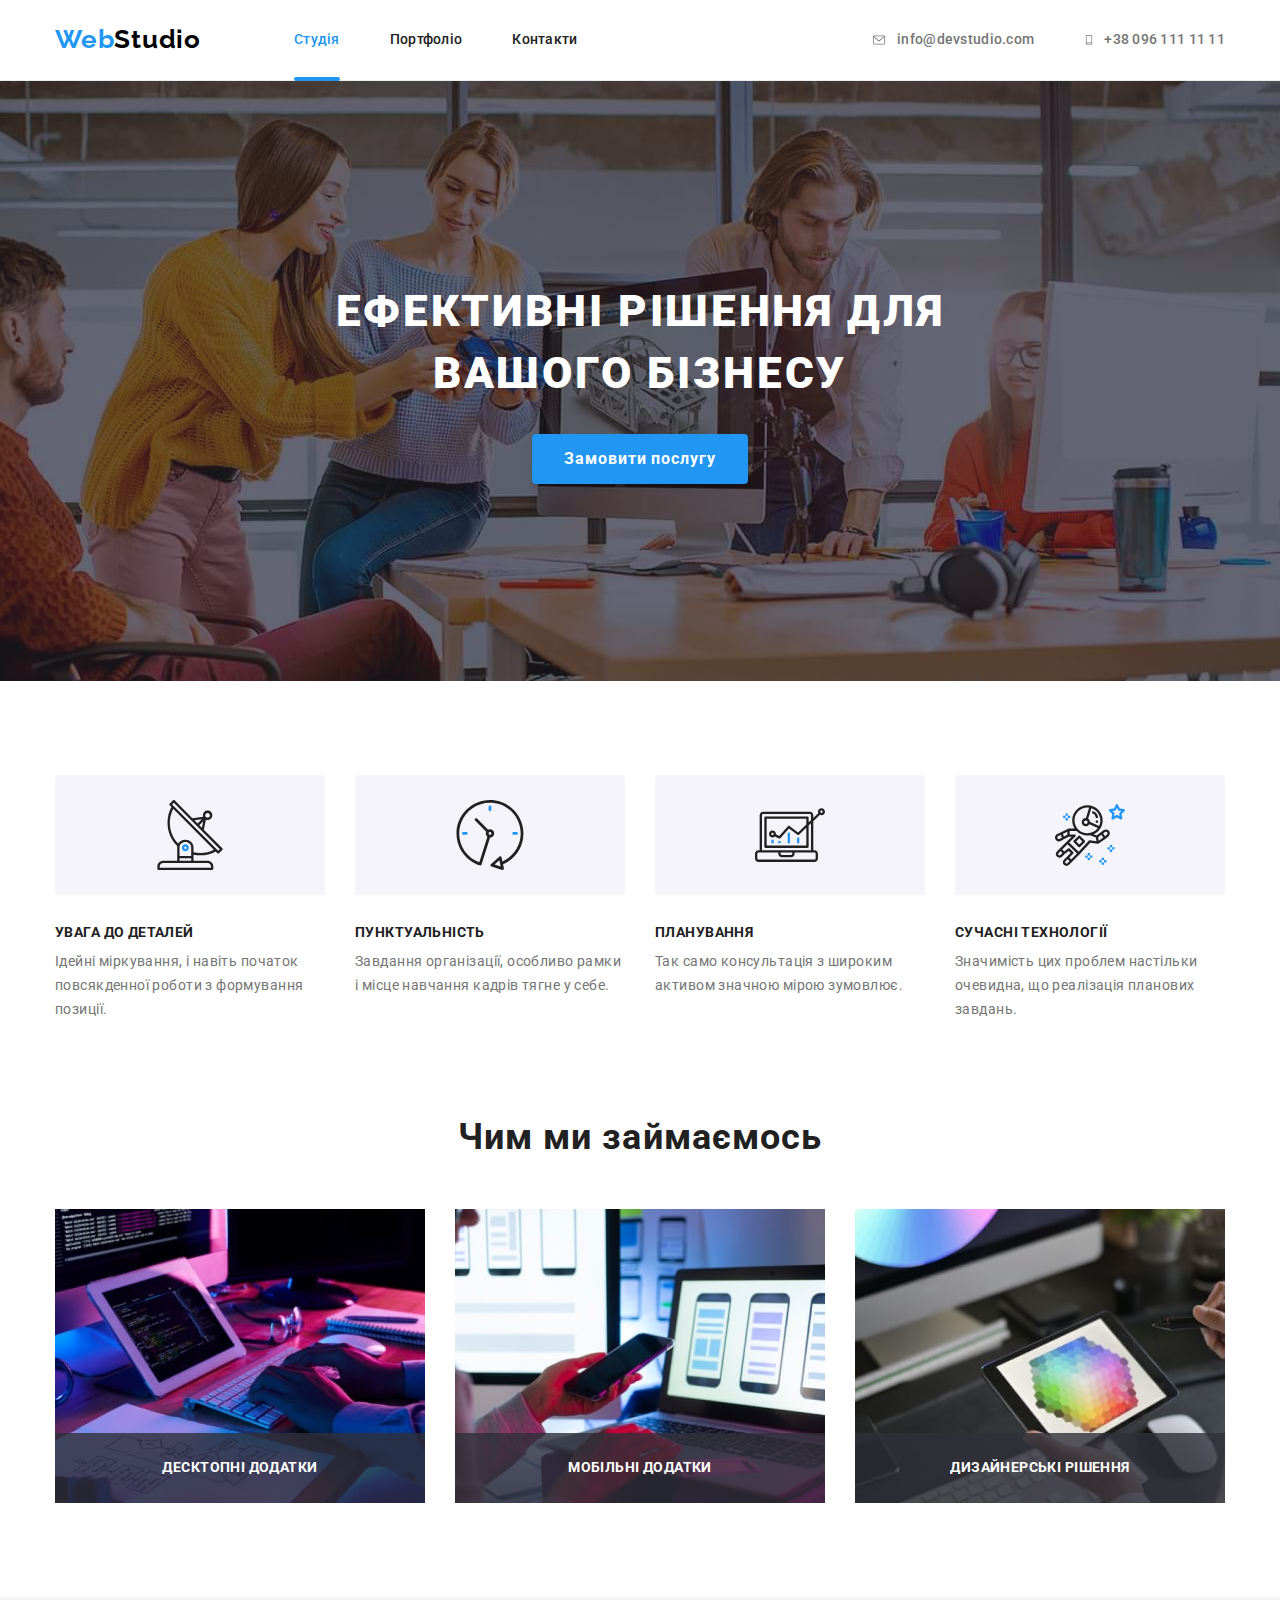
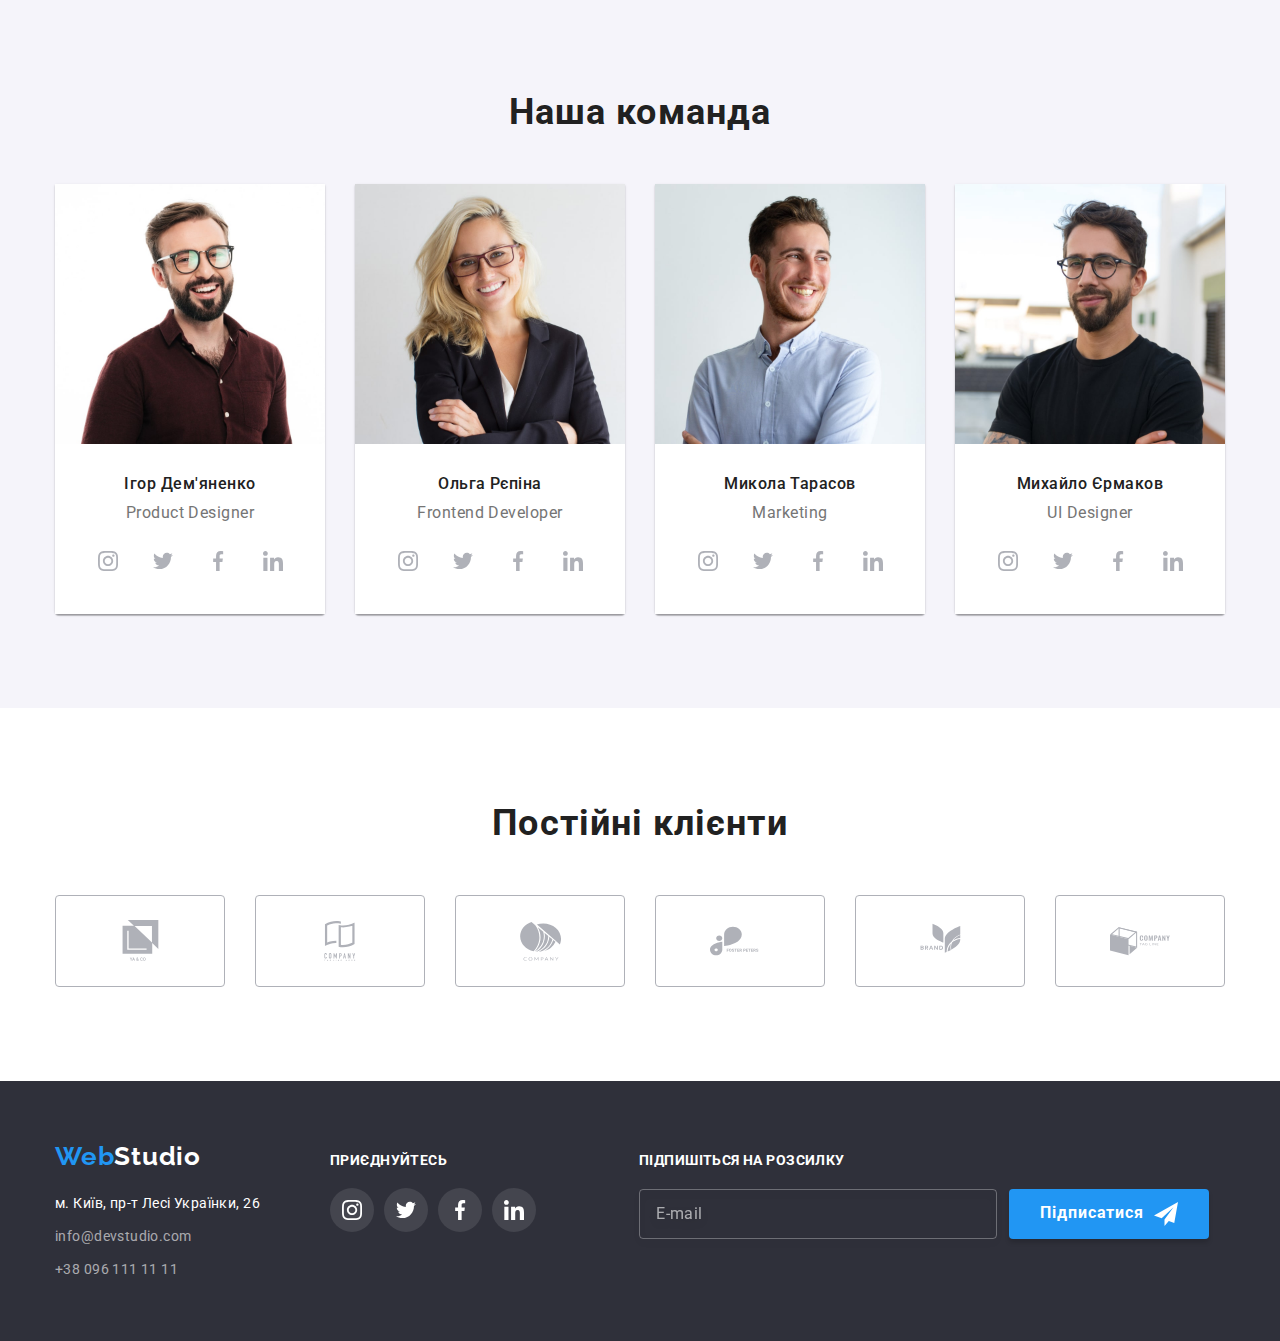
<file: index.html>
<!DOCTYPE html>
<html lang="uk">
  <head>
    <meta charset="UTF-8" />
    <meta http-equiv="X-UA-Compatible" content="IE=edge" />
    <meta name="viewport" content="width=device-width, initial-scale=1.0" />
    <link rel="preconnect" href="https://fonts.googleapis.com" />
    <link rel="preconnect" href="https://fonts.gstatic.com" crossorigin />
    <link
      href="https://fonts.googleapis.com/css2?family=Raleway:wght@700&family=Roboto:wght@400;500;700;900&display=swap"
      rel="stylesheet"
    />
    <title>ВебСтудія</title>
    <link
      rel="stylesheet"
      href="https://cdnjs.cloudflare.com/ajax/libs/modern-normalize/1.1.0/modern-normalize.min.css"
    />
    <link rel="stylesheet" href="./style/style.css" />
  </head>
  <body class="body">
    <!--Шапка сайта-->
    <header class="header">
      <div class="container">
        <nav class="nav">
          <a href="" class="header-logo logo"
            ><span class="logo-first">Web</span>Studio</a
          >
          <ul class="site-nav list">
            <li class="item">
              <a href="./index.html" class="studio-link current link">Студія</a>
            </li>
            <li class="item">
              <a href="./portfolio.html" class="portfolio-link link"
                >Портфоліо</a
              >
            </li>
            <li class="item">
              <a href="" class="contacts-link link">Контакти</a>
            </li>
          </ul>
        </nav>
        <ul class="auth list">
          <li class="item">
            <a href="mailto:info@devstudio.com" class="mailto-link link"
              ><svg viewBox="0 0 100 100" width="16" height="12" class="icon1">
                <use xlink:href="./images/icons.svg#icon-envelope"></use></svg>info@devstudio.com
            </a>
          </li>
          <li class="item">
            <a href="tel:+380961111111" class="contact-link link"
              ><svg viewBox="0 0 100 100" width="10" height="16" class="icon2">
                <use xlink:href="./images/icons.svg#icon-smartphone"></use></svg>+38 096 111 11 11
            </a>
          </li>
        </ul>
      </div>
    </header>
    <main class="main">
      <!--Герой-->
      <section class="hero">
        <div class="container">
          <h1 class="hero-title">Ефективні рішення для вашого бізнесу</h1>
          <button type="button" class="hero-btn btn" data-modal-open>
            Замовити послугу
          </button>
        </div>
      </section>
      <!--Особливості-->
      <section class="section">
        <div class="container">
          <h2 class="section-title">Особливості нашої роботи</h2>
          <ul class="section-list list">
            <li class="section-item">
              <div class="benefits-icon">
                <svg class="" width="70" height="70">
                  <use xlink:href="./images/icons.svg#icon-antenna"></use>
                </svg>
              </div>
              <h3 class="section-item-title">Увага до деталей</h3>
              <p class="section-item-text">
                Ідейні міркування, і навіть початок повсякденної роботи з
                формування позиції.
              </p>
            </li>
            <li class="section-item icon">
              <div class="benefits-icon">
                <svg class="" width="70" height="70">
                  <use xlink:href="./images/icons.svg#icon-clock"></use>
                </svg>
              </div>
              <h3 class="section-item-title">Пунктуальність</h3>
              <p class="section-item-text">
                Завдання організації, особливо рамки і місце навчання кадрів
                тягне у себе.
              </p>
            </li>
            <li class="section-item icon">
              <div class="benefits-icon">
                <svg class="" width="70" height="70">
                  <use xlink:href="./images/icons.svg#icon-diagram"></use>
                </svg>
              </div>
              <h3 class="section-item-title">Планування</h3>
              <p class="section-item-text">
                Так само консультація з широким активом значною мірою зумовлює.
              </p>
            </li>
            <li class="section-item icon">
              <div class="benefits-icon">
                <svg class="" width="70" height="70">
                  <use xlink:href="./images/icons.svg#icon-astronaut"></use>
                </svg>
              </div>
              <h3 class="section-item-title">Сучасні технології</h3>
              <p class="section-item-text">
                Значимість цих проблем настільки очевидна, що реалізація
                планових завдань.
              </p>
            </li>
          </ul>
        </div>
      </section>
      <!--Наша робота-->
      <section class="work">
        <div class="container">
          <h2 class="work-title">Чим ми займаємось</h2>
          <ul class="work-list list">
            <li class="work-item">
              <div class="work-wrap-details">
                <img src="./images/box1.jpg " width="370" alt="box 1" />
                <p class="work-details">Десктопні додатки</p>
              </div>
            </li>
            <li class="work-item">
              <div class="work-wrap-details">
                <img src="./images/box2.jpg " width="370" alt="box 2" />
                <p class="work-details">Мобільні додатки</p>
              </div>
            </li>
            <li class="work-item">
              <div class="work-wrap-details">
                <img src="./images/box3.jpg " width="370" alt="box 3" />
                <p class="work-details">Дизайнерські рішення</p>
              </div>
            </li>
          </ul>
        </div>
      </section>
      <!--Наша команда-->
      <section class="team">
        <div class="container">
          <h2 class="team-title">Наша команда</h2>
          <ul class="team-list list">
            <li class="team-item">
              <img src="./images/img1.jpg" width="270" alt="Ігор Дем'яненко" />
              <div class="name">
                <h3 class="team-item-title">Ігор Дем'яненко</h3>
                <p class="team-item-text">Product Designer</p>
                <ul class="team-item-social list">
                  <li class="social-item">
                    <a href="" class="team-link"
                      ><svg
                        class="team-icon"
                        viewBox="0 0 100 100"
                        width="20"
                        height="20">
                        <use xlink:href="./images/icons.svg#icon-instagram"></use>
                      </svg>
                    </a>
                  </li>
                  <li class="social-item">
                    <a href="" class="team-link">
                      <svg
                        class="team-icon"
                        viewBox="0 0 100 100"
                        width="20"
                        height="20">
                        <use xlink:href="./images/icons.svg#icon-twitter"></use>
                      </svg>
                    </a>
                  </li>
                  <li class="social-item">
                    <a href="" class="team-link">
                      <svg
                        class="team-icon"
                        viewBox="0 0 100 100"
                        width="20"
                        height="20">
                        <use xlink:href="./images/icons.svg#icon-facebook"></use>
                      </svg>
                    </a>
                  </li>
                  <li class="social-item">
                    <a href="" class="team-link">
                      <svg
                        class="team-icon"
                        viewBox="0 0 100 100"
                        width="20"
                        height="20">
                        <use xlink:href="./images/icons.svg#icon-linkedin"></use>
                      </svg>
                    </a>
                  </li>
                </ul>
              </div>
            </li>
            <li class="team-item">
              <img
                src="./images/img2.jpg "
                width="270"
                alt="Ольга Рєпіна фото"
              />
              <div class="name">
                <h3 class="team-item-title">Ольга Рєпіна</h3>
                <p class="team-item-text">Frontend Developer</p>
                <ul class="team-item-social list">
                  <li class="social-item">
                    <a href="" class="team-link">
                      <svg
                        class="team-icon"
                        viewBox="0 0 100 100"
                        width="20"
                        height="20">
                        <use xlink:href="./images/icons.svg#icon-instagram"></use>
                      </svg>
                    </a>
                  </li>
                  <li class="social-item">
                    <a href="" class="team-link">
                      <svg
                        class="team-icon"
                        viewBox="0 0 100 100"
                        width="20"
                        height="20">
                        <use xlink:href="./images/icons.svg#icon-twitter"></use>
                      </svg>
                    </a>
                  </li>
                  <li class="social-item">
                    <a href="" class="team-link">
                      <svg
                        class="team-icon"
                        viewBox="0 0 100 100"
                        width="20"
                        height="20">
                        <use xlink:href="./images/icons.svg#icon-facebook"></use>
                      </svg>
                    </a>
                  </li>
                  <li class="social-item">
                    <a href="" class="team-link">
                      <svg
                        class="team-icon"
                        viewBox="0 0 100 100"
                        width="20"
                        height="20">
                        <use xlink:href="./images/icons.svg#icon-linkedin"></use>
                      </svg>
                    </a>
                  </li>
                </ul>
              </div>
            </li>
            <li class="team-item">
              <img
                src="./images/img3.jpg "
                width="270"
                alt="Микола Тарасов фото"/>
              <div class="name">
                <h3 class="team-item-title">Микола Тарасов</h3>
                <p class="team-item-text">Marketing</p>
                <ul class="team-item-social list">
                  <li class="social-item">
                    <a href="" class="team-link">
                      <svg
                        class="team-icon"
                        viewBox="0 0 100 100"
                        width="20"
                        height="20">
                        <use xlink:href="./images/icons.svg#icon-instagram"></use>
                      </svg>
                    </a>
                  </li>
                  <li class="social-item">
                    <a href="" class="team-link">
                      <svg
                        class="team-icon"
                        viewBox="0 0 100 100"
                        width="20"
                        height="20">
                        <use xlink:href="./images/icons.svg#icon-twitter"></use>
                      </svg>
                    </a>
                  </li>
                  <li class="social-item">
                    <a href="" class="team-link">
                      <svg
                        class="team-icon"
                        viewBox="0 0 100 100"
                        width="20"
                        height="20">
                        <use xlink:href="./images/icons.svg#icon-facebook"></use>
                      </svg>
                    </a>
                  </li>
                  <li class="social-item">
                    <a href="" class="team-link">
                      <svg
                        class="team-icon"
                        viewBox="0 0 100 100"
                        width="20"
                        height="20">
                        <use xlink:href="./images/icons.svg#icon-linkedin"></use>
                      </svg>
                    </a>
                  </li>
                </ul>
              </div>
            </li>
            <li class="team-item">
              <img
                src="./images/img4.jpg "
                width="270"
                alt="Михайло Єрмаков фото"/>
              <div class="name">
                <h3 class="team-item-title">Михайло Єрмаков</h3>
                <p class="team-item-text">UI Designer</p>
                <ul class="team-item-social list">
                  <li class="social-item">
                    <a href="" class="team-link">
                      <svg
                        class="team-icon"
                        viewBox="0 0 100 100"
                        width="20"
                        height="20">
                        <use xlink:href="./images/icons.svg#icon-instagram"></use>
                      </svg>
                    </a>
                  </li>
                  <li class="social-item">
                    <a href="" class="team-link">
                      <svg
                        class="team-icon"
                        viewBox="0 0 100 100"
                        width="20"
                        height="20">
                        <use xlink:href="./images/icons.svg#icon-twitter"></use>
                      </svg>
                    </a>
                  </li>
                  <li class="social-item">
                    <a href="" class="team-link">
                      <svg
                        class="team-icon"
                        viewBox="0 0 100 100"
                        width="20"
                        height="20">
                        <use xlink:href="./images/icons.svg#icon-facebook"></use>
                      </svg>
                    </a>
                  </li>
                  <li class="social-item">
                    <a href="" class="team-link">
                      <svg
                        class="team-icon"
                        viewBox="0 0 100 100"
                        width="20"
                        height="20">
                        <use xlink:href="./images/icons.svg#icon-linkedin"></use>
                      </svg>
                    </a>
                  </li>
                </ul>
              </div>
            </li>
          </ul>
        </div>
      </section>
      <!--Клієнти-->
      <section class="clients">
        <div class="container-clients container">
          <h2 class="client-titel">Постійні клієнти</h2>
          <ul class="client-list list">
            <li class="client-item">
              <a href="" class="client-link">
                <svg
                  class="client-icon"
                  viewBox="0 0 100 100"
                  width="41"
                  height="47">
                  <use xlink:href="./images/icons.svg#client1"></use>
                </svg>
              </a>
            </li>
            <li class="client-item">
              <a href="" class="client-link">
                <svg
                  class="client-icon"
                  viewBox="0 0 100 100"
                  width="40"
                  height="52">
                  <use xlink:href="./images/icons.svg#client2"></use>
                </svg>
              </a>
            </li>
            <li class="client-item">
              <a href="" class="client-link">
                <svg
                  class="client-icon"
                  viewBox="0 0 100 100"
                  width="43"
                  height="42">
                  <use xlink:href="./images/icons.svg#client3"></use>
                </svg>
              </a>
            </li>
            <li class="client-item">
              <a href="" class="client-link">
                <svg
                  class="client-icon"
                  viewBox="0 0 100 100"
                  width="106"
                  height="60">
                  <use xlink:href="./images/icons.svg#client4"></use>
                </svg>
              </a>
            </li>
            <li class="client-item">
              <a href="" class="client-link">
                <svg
                  class="client-icon"
                  viewBox="0 0 100 100"
                  width="63"
                  height="45">
                  <use xlink:href="./images/icons.svg#client5"></use>
                </svg>
              </a>
            </li>
            <li class="client-item">
              <a href="" class="client-link">
                <svg
                  class="client-icon"
                  viewBox="0 0 100 100"
                  width="106"
                  height="60">
                  <use xlink:href="./images/icons.svg#client6"></use>
                </svg>
              </a>
            </li>
          </ul>
        </div>
      </section>
    </main>
    <footer class="footer">
      <div class="container-footer container">
        <div class="first-container">
          <a href="" class="footer-logo logo"><span class="logo-first">Web</span>Studio</a>
          <address class="address">
            <ul class="footer-list list">
              <li class="footer-item">
                <a
                  class="footer-address"
                  href="https://2gis.ua/ru/kyiv/geo/15059546909211711/30.538662%2C50.42679?m=30.538546%2C50.426903%2F16:мКиївпр-тЛесіУкраїнки26"
                  target="_blank"
                  rel="noopener noreferrer nofollow"
                  >м. Київ, пр-т Лесі Українки, 26
                </a>
              </li>
              <li class="footer-item">
                <a href="mailto:info@devstudio.com" class="footer-mailto">info@devstudio.com</a>
              </li>
              <li class="footer-item">
                <a href="tel:+380961111111" class="footer-contact"
                  >+38 096 111 11 11</a>
              </li>
            </ul>
          </address>
        </div>
        <div class="second-container">
          <h3 class="social-title">Приєднуйтесь</h3>
          <ul class="footer-social-list list">
            <li class="social-item">
              <a href="" class="footer-icon">
                <svg viewBox="0 0 100 100" width="20" height="20" class="">
                  <use xlink:href="./images/icons.svg#icon-instagram"></use>
                </svg>
              </a>
            </li>
            <li class="social-item">
              <a href="" class="footer-icon">
                <svg viewBox="0 0 100 100" width="20" height="20" class="">
                  <use xlink:href="./images/icons.svg#icon-twitter"></use>
                </svg>
              </a>
            </li>
            <li class="social-item">
              <a href="" class="footer-icon">
                <svg viewBox="0 0 100 100" width="20" height="20" class="">
                  <use xlink:href="./images/icons.svg#icon-facebook"></use>
                </svg>
              </a>
            </li>
            <li class="social-item">
              <a href="" class="footer-icon">
                <svg viewBox="0 0 100 100" width="20" height="20" class="">
                  <use xlink:href="./images/icons.svg#icon-linkedin"></use>
                </svg>
              </a>
            </li>
          </ul>
        </div>
        <div class="mailing-container">
          <h3 class="mailing-title">Підпишіться на розсилку</h3>
          <form class="form-footer">
            <div class="form-footer">
              <label for="mailing"></label>
              <input
                class="mailing-text"
                type="email"
                id="mailing"
                name="email"
                placeholder="E-mail"/>
            </div>
            <div class="send">
              <button class="mailing-btn btn">Підписатися
                <svg
                  viewBox="0 0 100 100"
                  width="24"
                  height="24"
                  class="icon-send">
                  <use xlink:href="./images/icons.svg#icon-send"></use>
                </svg>
              </button>
            </div>
          </form>
        </div>
      </div>
    </footer>
    <!--Modal-->
    <div class="backdrop is-hidden" data-modal>
      <div class="modal">
        <button type="button" class="close-button" data-modal-close>
          <svg viewBox="0 0 100 100" width="11" height="11" class="svg-cross">
            <use xlink:href="./images/icons.svg#icon-close-1"></use>
          </svg>
        </button>
        <p class="modal-title">Залиште свої дані, ми вам передзвонимо</p>
        <form class="modal-form">
          <div class="form-element">
            <label for="name">Ім'я</label>
            <div class="input-wrap">
              <input type="text" id="name" name="name" />
              <svg viewBox="0 0 100 100" width="18" height="18" class="">
                <use xlink:href="./images/icons.svg#icon-person"></use>
              </svg>
            </div>
          </div>
          <div class="form-element">
            <label for="tel">Телефон</label>
            <div class="input-wrap">
              <input type="tel" id="tel" name="tel" />
              <svg viewBox="0 0 100 100" width="18" height="18" class="">
                <use xlink:href="./images/icons.svg#icon-phone-black"></use>
              </svg>
            </div>
          </div>
          <div class="form-element">
            <label for="email">Пошта</label>
            <div class="input-wrap">
              <input type="email" id="email" name="email" />
              <svg viewBox="0 0 100 100" width="18" height="18" class="">
                <use xlink:href="./images/icons.svg#icon-email-black"></use>
              </svg>
            </div>
          </div>
          <div class="form-element">
            <label for="comment">Коментар</label>
            <textarea
              name="comment"
              id="comment"
              cols="30"
              rows="10"
              placeholder="Введіть текст"
            ></textarea>
          </div>
          <div class="accept">
            <input
              type="checkbox"
              name="accept"
              id="accept"
              class="visualli-hidden"
              required
            />
            <label for="accept">
              <span class="checkbox">
                <svg viewBox="0 0 100 100" width="11" height="8" class="">
                  <use xlink:href="./images/icons.svg#icon-vector"></use>
                </svg>
              </span>
              <span class="accept-text"
                >Погоджуюся з розсилкою та приймаю
                <a href="" class="terms">Умови договору</a></span
              >
            </label>
          </div>
          <button type="submit" class="modal-btn btn">Відправити</button>
        </form>
      </div>
    </div>
    <script src="./js/modal.js"></script>
  </body>
</html>
</file>
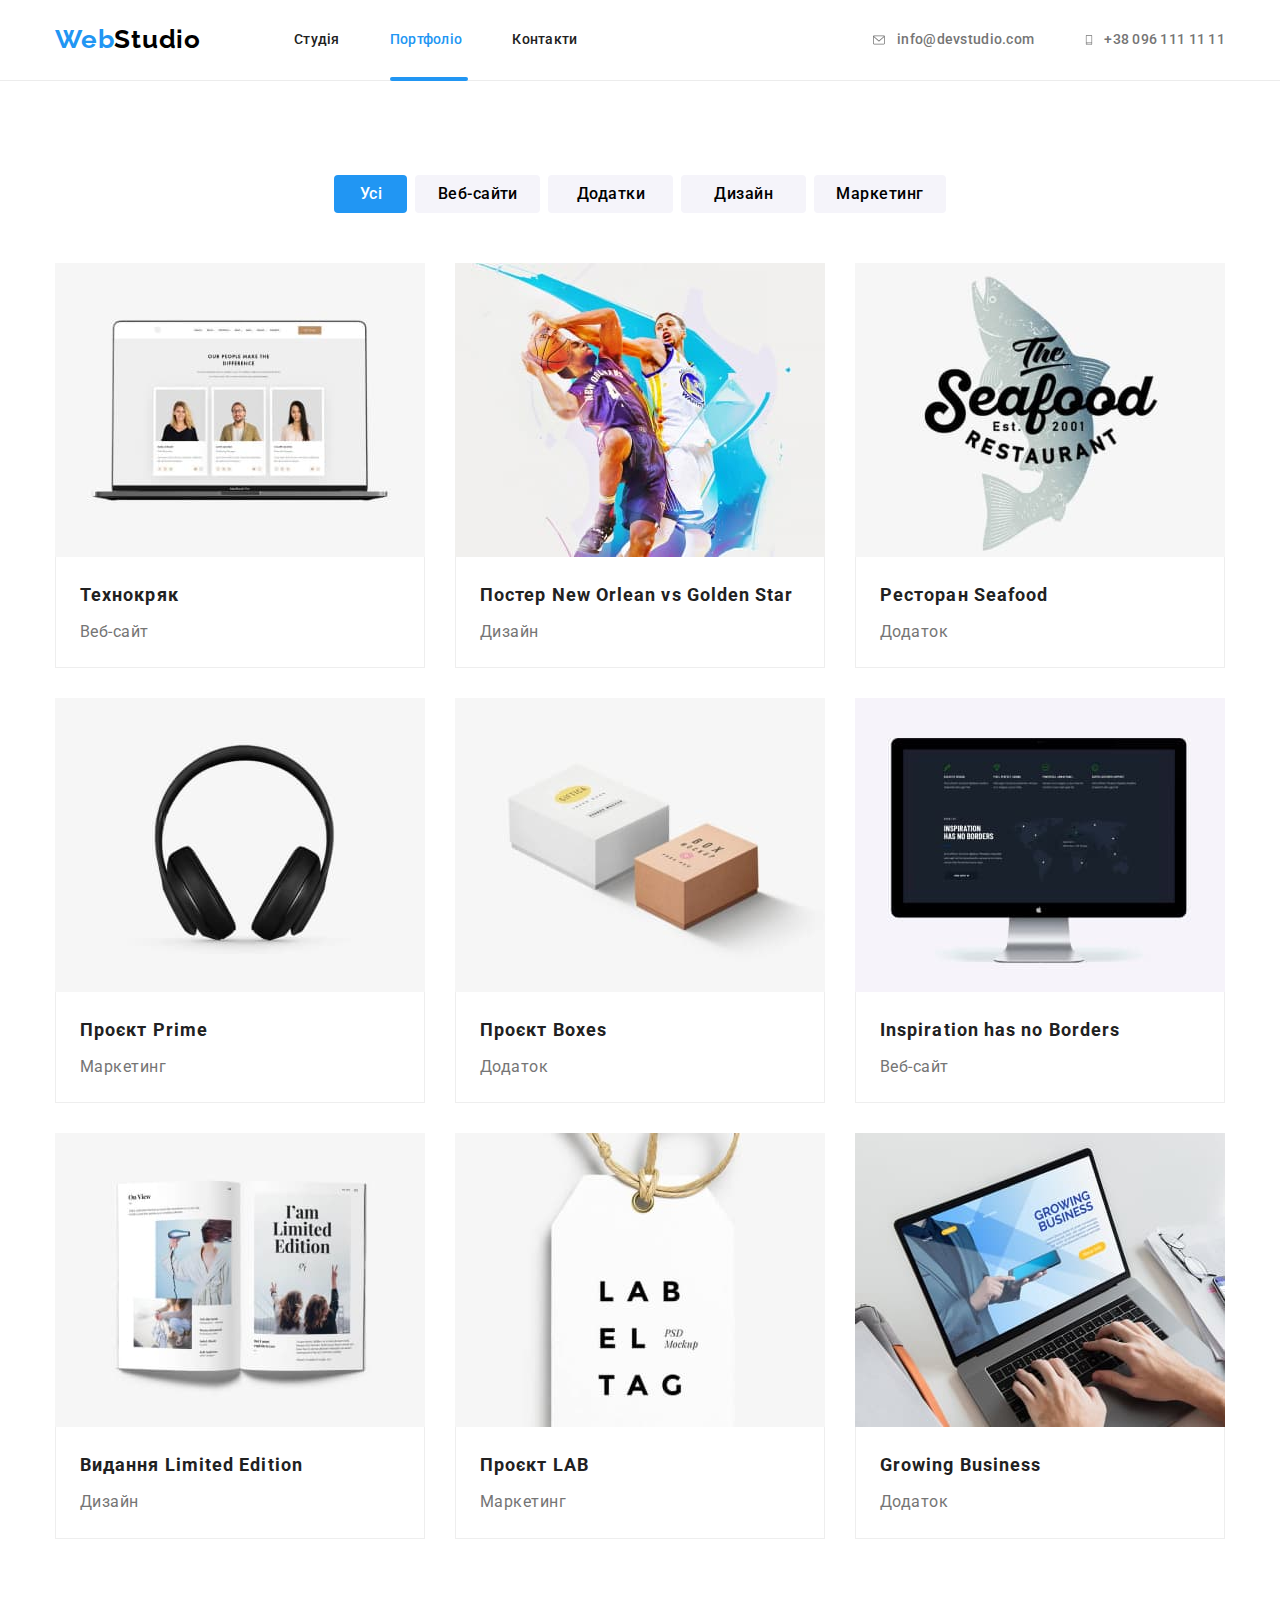
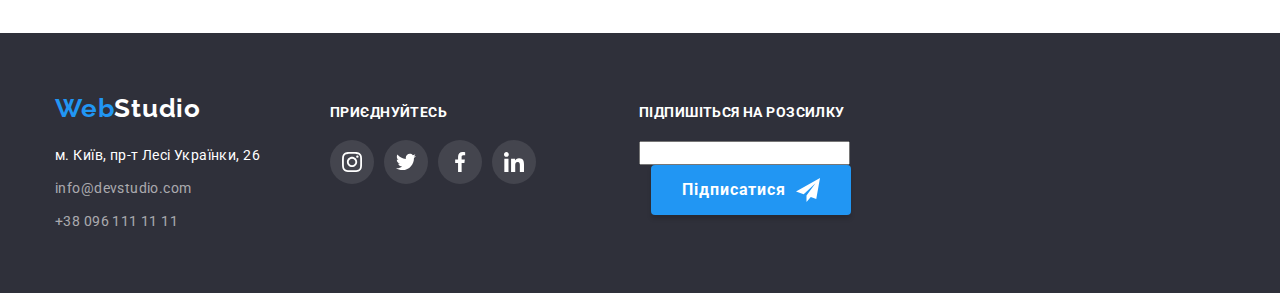
<file: portfolio.html>
<!DOCTYPE html>
<html lang="uk">
  <head>
    <meta charset="UTF-8" />
    <meta http-equiv="X-UA-Compatible" content="IE=edge" />
    <meta name="viewport" content="width=device-width, initial-scale=1.0" />
    <link
      rel="stylesheet"
      href="https://cdnjs.cloudflare.com/ajax/libs/modern-normalize/1.0.0/modern-normalize.min.css">
    <link rel="preconnect" href="https://fonts.googleapis.com">
    <link rel="preconnect" href="https://fonts.gstatic.com" crossorigin>
    <link
      href="https://fonts.googleapis.com/css2?family=Raleway:wght@700&family=Roboto:wght@400;500;700;900&display=swap"
      rel="stylesheet">
    <title>Портфолио</title>
    <link
      rel="stylesheet"
      href="https://cdnjs.cloudflare.com/ajax/libs/modern-normalize/1.1.0/modern-normalize.min.css">
    <link rel="stylesheet" href="./style/style.css">
  </head>
  <body class="body">
    <!--Шапка сайта-->
    <header class="header">
      <div class="container">
        <nav class="nav">
          <a href="" class="header-logo logo"
            ><span class="logo-first">Web</span>Studio</a
          >
          <ul class="site-nav list">
            <li class="item">
              <a href="./index.html" class="studio_p-link link">Студія</a>
            </li>
            <li class="item">
              <a href="./portfolio.html" class="portfolio_p-link current link"
                >Портфоліо</a
              >
            </li>
            <li class="item">
              <a href="" class="contacts-link link">Контакти</a>
            </li>
          </ul>
        </nav>
        <ul class="auth list">
          <li class="item">
            <a href="mailto:info@devstudio.com" class="mailto-link link"
              ><svg viewBox="0 0 100 100" width="16" height="12" class="">
                <use xlink:href="./images/icons.svg#icon-envelope"></use>
                </svg>info@devstudio.com
            </a>
          </li>
          <li class="item">
            <a href="tel:+380961111111" class="contact-link link"
              ><svg viewBox="0 0 100 100" width="10" height="16" class="">
                <use xlink:href="./images/icons.svg#icon-smartphone"></use>
                </svg>+38 096 111 11 11
            </a>
          </li>
        </ul>
      </div>
    </header>
    <main>
      <!--Проекти-->
      <section class="project">
        <div class="container">
          <h1 class="project-title">Наші проекти</h1>
          <ul class="btn-list list">
            <li>
              <button type="button" class="project-btn-first">Усі</button>
            </li>
            <li>
              <button type="button" class="project-btn">Веб-сайти</button>
            </li>
            <li>
              <button type="button" class="project-btn">Додатки</button>
            </li>
            <li><button type="button" class="project-btn">Дизайн</button></li>
            <li>
              <button type="button" class="project-btn">Маркетинг</button>
            </li>
          </ul>
          <ul class="project-list list">
            <li class="project-item">
              <a href="" class="project-link link">
                <div class="project-wrap-details">
                  <img src="./images/img1p.jpg" width="370" alt="img1p" />
                  <p class="project-details">
                    Ресурс пропонує комплексні пропозиції з різним рівнем
                    функціоналу та сервісів. Все це дозволить відвідувачу
                    отримати вичерпні відомості про компанію чи приватну особу.
                  </p>
                </div>
                <div class="text">
                  <h2 class="project-title-img">Технокряк</h2>
                  <p class="project-text">Веб-сайт</p>
                </div>
              </a>
            </li>
            <li class="project-item">
              <a href="" class="project-link link">
                <div class="project-wrap-details">
                  <img src="./images/img2p.jpg" width="370" alt="img2p" />
                  <p class="project-details">
                    Ресурс пропонує комплексні пропозиції з різним рівнем
                    функціоналу та сервісів. Все це дозволить відвідувачу
                    отримати вичерпні відомості про компанію чи приватну особ
                  </p>
                </div>
                <div class="text">
                  <h2 class="project-title-img">
                    Постер New Orlean vs Golden Star
                  </h2>
                  <p class="project-text">Дизайн</p>
                </div>
              </a>
            </li>
            <li class="project-item">
              <a href="" class="project-link link">
                <div class="project-wrap-details">
                  <img src="./images/img3p.jpg" width="370" alt="img3p" />
                  <p class="project-details">
                    Ресурс пропонує комплексні пропозиції з різним рівнем
                    функціоналу та сервісів. Все це дозволить відвідувачу
                    отримати вичерпні відомості про компанію чи приватну особ
                  </p>
                </div>
                <div class="text">
                  <h2 class="project-title-img">Ресторан Seafood</h2>
                  <p class="project-text">Додаток</p>
                </div>
              </a>
            </li>
            <li class="project-item">
              <a href="" class="project-link link">
                <div class="project-wrap-details">
                  <img src="./images/img4p.jpg" width="370" alt="img4p" />
                  <p class="project-details">
                    Ресурс пропонує комплексні пропозиції з різним рівнем
                    функціоналу та сервісів. Все це дозволить відвідувачу
                    отримати вичерпні відомості про компанію чи приватну особ
                  </p>
                </div>
                <div class="text">
                  <h2 class="project-title-img">Проєкт Prime</h2>
                  <p class="project-text">Маркетинг</p>
                </div>
              </a>
            </li>
            <li class="project-item">
              <a href="" class="project-link link">
                <div class="project-wrap-details">
                  <img src="./images/img5p.jpg" width="370" alt="img5p" />
                  <p class="project-details">
                    Ресурс пропонує комплексні пропозиції з різним рівнем
                    функціоналу та сервісів. Все це дозволить відвідувачу
                    отримати вичерпні відомості про компанію чи приватну особ
                  </p>
                </div>
                <div class="text">
                  <h2 class="project-title-img">Проєкт Boxes</h2>
                  <p class="project-text">Додаток</p>
                </div>
              </a>
            </li>
            <li class="project-item">
              <a href="" class="project-link link">
                <div class="project-wrap-details">
                  <img src="./images/img6p.jpg" width="370" alt="img6p" />
                  <p class="project-details">
                    Ресурс пропонує комплексні пропозиції з різним рівнем
                    функціоналу та сервісів. Все це дозволить відвідувачу
                    отримати вичерпні відомості про компанію чи приватну особ
                  </p>
                </div>
                <div class="text">
                  <h2 class="project-title-img">Inspiration has no Borders</h2>
                  <p class="project-text">Веб-сайт</p>
                </div>
              </a>
            </li>
            <li class="project-item">
              <a href="" class="project-link link">
                <div class="project-wrap-details">
                  <img src="./images/img7p).jpg" width="370" alt="img7p" />
                  <p class="project-details">
                    Ресурс пропонує комплексні пропозиції з різним рівнем
                    функціоналу та сервісів. Все це дозволить відвідувачу
                    отримати вичерпні відомості про компанію чи приватну особ
                  </p>
                </div>
                <div class="text">
                  <h2 class="project-title-img">Видання Limited Edition</h2>
                  <p class="project-text">Дизайн</p>
                </div>
              </a>
            </li>
            <li class="project-item">
              <a href="" class="project-link link">
                <div class="project-wrap-details">
                  <img src="./images/img8p.jpg" width="370" alt="img8p" />
                  <p class="project-details">
                    Ресурс пропонує комплексні пропозиції з різним рівнем
                    функціоналу та сервісів. Все це дозволить відвідувачу
                    отримати вичерпні відомості про компанію чи приватну особ
                  </p>
                </div>
                <div class="text">
                  <h2 class="project-title-img">Проєкт LAB</h2>
                  <p class="project-text">Маркетинг</p>
                </div>
              </a>
            </li>
            <li class="project-item">
              <a href="" class="project-link link">
                <div class="project-wrap-details">
                  <img src="./images/img9p.jpg" width="370" alt="img9p" />
                  <p class="project-details">
                    Ресурс пропонує комплексні пропозиції з різним рівнем
                    функціоналу та сервісів. Все це дозволить відвідувачу
                    отримати вичерпні відомості про компанію чи приватну особ
                  </p>
                </div>
                <div class="text">
                  <h2 class="project-title-img">Growing Business</h2>
                  <p class="project-text">Додаток</p>
                </div>
              </a>
            </li>
          </ul>
        </div>
      </section>
    </main>
    <footer class="footer">
      <div class="container-footer container">
        <div class="first-container">
          <a href="" class="footer-logo logo"
            ><span class="logo-first">Web</span>Studio</a
          >
          <address class="address">
            <ul class="footer-list list">
              <li class="footer-item">
                <a
                  class="footer-address"
                  href="https://2gis.ua/ru/kyiv/geo/15059546909211711/30.538662%2C50.42679?m=30.538546%2C50.426903%2F16:мКиївпр-тЛесіУкраїнки26"
                  target="_blank"
                  rel="noopener noreferrer nofollow"
                  >м. Київ, пр-т Лесі Українки, 26
                </a>
              </li>
              <li class="footer-item">
                <a href="mailto:info@devstudio.com" class="footer-mailto"
                  >info@devstudio.com</a
                >
              </li>
              <li class="footer-item">
                <a href="tel:+380961111111" class="footer-contact"
                  >+38 096 111 11 11</a
                >
              </li>
            </ul>
          </address>
        </div>
        <div class="second-container">
          <h3 class="social-title">Приєднуйтесь</h3>
          <ul class="footer-social-list list">
            <li class="social-item">
              <a href="" class="footer-icon"
                ><svg viewBox="0 0 100 100" width="20" class="">
                  <use xlink:href="./images/icons.svg#icon-instagram"></use>
                </svg>
              </a>
            </li>
            <li class="social-item">
              <a href="" class="footer-icon"
                ><svg viewBox="0 0 100 100" width="20" class="">
                  <use xlink:href="./images/icons.svg#icon-twitter"></use>
                </svg>
              </a>
            </li>
            <li class="social-item">
              <a href="" class="footer-icon"
                ><svg viewBox="0 0 100 100" width="20" class="">
                  <use xlink:href="./images/icons.svg#icon-facebook"></use>
                </svg>
              </a>
            </li>
            <li class="social-item">
              <a href="" class="footer-icon"
                ><svg viewBox="0 0 100 100" width="20" class="">
                  <use xlink:href="./images/icons.svg#icon-linkedin"></use>
                </svg>
              </a>
            </li>
          </ul>
        </div>
        <div class="mailing-container">
          <h3 class="mailing-title">Підпишіться на розсилку</h3>
          <ul class="mailing-list list">
            <li><label for="email"></label></li>
            <li>
              <input class="mailing-text"
                type="email"
                id="email"
                name="email"
                placeholder="E-mail"/>
            </li>
            <li>
              <button class="mailing-btn btn">
                Підписатися<svg
                  viewBox="0 0 100 100"
                  width="24"
                  height="24"
                  class="icon-send">
                  <use xlink:href="./images/icons.svg#icon-send"></use>
                </svg>
              </button>
            </li>
          </ul>
        </div>
      </div>
    </footer>
  </body>
</html>
</file>
<file: style/style.css>
:root{
    --praymory-text-color:#212121;
    --secondary-text-color:#FFFFFF;
    --accent-color:#2196F3;
    --text-color: #757575;
}
h1, 
h2,
h3,
h4, 
h5, 
h6
ul,
p{
    margin: 0;
}
ul{
    padding-left: 0;
}
.body{
    font-family: "Roboto", sans-serif;
    font-weight: 700;
    
}
.container{
    width: 1200px;
    margin: 0 auto;
    padding-left: 15px;
    padding-right: 15px;
}
.list{
    list-style: none;
    margin: 0;
    padding: 0;
}

/* Header */
header .container{
    display: flex;
}
.header{
    border-bottom: 1px solid #ECECEC;
}
.nav{
    display: flex;
    align-items: center;
}
.logo{
    font-family: "Raleway", sans-serif;
    font-size: 26px;
    font-weight: 700;
    line-height: 1.2;
    letter-spacing: 0.03em;
    color: #000000;
    text-decoration: none;
}
.logo-first{
    color: var(--accent-color);
}
.site-nav{
    display: flex;
    margin-left: 93px;
}
.site-nav .item:not( :last-child){
    margin-right: 50px;
}
.link{
    position: relative;
    font-size: 14px;
    font-weight: 500;
    line-height: 1.1;
    letter-spacing: 0.02em;
    text-decoration: none;
    padding-top: 32px;
    padding-bottom: 32px;
    display: block;
    transition-property: color;
    transition-duration: 250ms;
    transition-timing-function: cubic-bezier(0.4, 0, 0.2, 1);
}
.current:after{
    content: "";
    position: absolute;
    display: block;
    width: 100%;
    height: 4px;
    background-color: var(--accent-color);
    bottom: -1px;
    border-radius: 2px;
}
.studio-link{
    color: var(--accent-color);
    }
.portfolio-link,
.contacts-link{
    color: var(--praymory-text-color);
}
.portfolio-link:hover,
.portfolio-link:focus,
.contacts-link:hover,
.contacts-link:focus{
    color:var(--accent-color)
}
.auth {
    display: flex;
    margin-left: auto;
}
.auth .item + .item{
    margin-left: 50px;
}
.mailto-link,
.contact-link{
    color: var(--text-color);
    display: flex;
    align-items: center;
    gap: 10px;
    padding: 32px 0;
}
.mailto-link:hover,
.mailto-link:focus,
.contact-link:hover,
.contact-link:focus{
    color: var(--accent-color);
}
.mailto-link,
.contact-link{
    fill: currentColor;
}
.mailto-link:hover svg,
.mailto-link:focus svg,
.contact-link:hover svg,
.contact-link:focus svg{
    fill: currentColor;
}
.icon1{
    width: 16px;
    height: 12px;
}
.icon2{
    width: 10px;
    height: 16px;
}

/* Герой */
.hero{
    background-image: linear-gradient(rgba(47, 48, 58, 0.4),rgba(47, 48, 58, 0.4)), url(../images/Imghero.jpg); 
    background-repeat: no-repeat;
    text-align: center; 
    padding-top: 200px;
    padding-bottom: 200px;
    max-width: 1600px;
    height: 600px;
    background-position: center;
    margin-right: auto;
    margin-left: auto;
}
.hero-title{
    color: var(--secondary-text-color);
    font-size: 44px;
    font-weight: 900;
    line-height: 1.4;
    letter-spacing: 0.06em;
    text-transform: uppercase;
    text-align: center;
    max-width: 700px; 
    margin: 0 auto 30px; 
}
.btn{
    border: none;
    outline: none;
    width: 216px;
    height: 50px;
    font-size: 16px;
    font-weight: 700;
    line-height: 1.9;
    letter-spacing: 0.06em;
    text-align: center;
    text-decoration: none;
    color: var(--secondary-text-color);
    background-color: #2196F3;
    border-radius: 4px;
    box-shadow: 0px 4px 4px rgba(0, 0, 0, 0.15);
    transition-property: background-color;
    transition-duration: 250ms;
    transition-timing-function: cubic-bezier(0.4, 0, 0.2, 1);
}
.btn:hover,
.btn:focus{
    background-color: #188ce8;
}

/*  Особливості */
.section-title {
    position: absolute;
    white-space: nowrap;
    width: 1px;
    height: 1px;
    overflow: hidden;
    border: 0;
    padding: 0;
    clip: rect(0 0 0 0);
    clip-path: inset(50%);
    margin: -1px;
}
.section{
    padding-top: 94px;
    padding-bottom: 94px;
}
.section-list{
    display: flex;
    gap: 30px;
}
.benefits-icon{
    display: flex;
    width: 270px;
    height: 120px;
    align-items: center;
    justify-content: center;
    background-color: #F5F4FA;
    margin-bottom: 30px;
    border-radius: 4px;
}
.section-item-title{
    color: var(--praymory-text-color);
    font-size: 14px;
    font-weight: 700;
    line-height: 1.1;
    letter-spacing: 0.03em;
    text-transform: uppercase;
    margin-bottom: 10px;
}
.section-item-text{
    color: var(--text-color);
    font-size: 14px;
    font-weight: 400;
    line-height: 1.7;
    letter-spacing: 0.03em;
}

/* Наша робота */
.work{
    padding-bottom: 94px;
}
.work-title{
    color: var(--praymory-text-color);
    font-size: 36px;
    font-weight: 700;
    line-height: 1.2;
    letter-spacing: 0.03em;
    text-align: center;
    margin-bottom: 50px;
}
.work-list{
    display: flex;
    gap: 30px;
}

img{
    display: block; 
}
.work-wrap-details {
    position: relative;
}
.work-details{
    position: absolute;
    bottom: 0;
    right: 0;
    display: flex;
    justify-content: center;
    align-items: center;
    font-style: normal;
    font-size: 14px;
    line-height: 1.1;
    letter-spacing: 0.03em;
    text-transform: uppercase;
    color: var(--secondary-text-color);
    width: 370px;
    height: 70px;
    background-color: rgba(47, 48, 58, 0.8);
}

/* Наша команда */
.team{
    background: #f5f4fa;
    padding-top: 94px;
    padding-bottom: 94px;
}
.team-title{
    color: var(--praymory-text-color);
    font-size: 36px;
    font-weight: 700;
    line-height: 1.2;
    letter-spacing: 0.03em;
    text-align: center;
    margin-bottom: 50px;
}
.team-list{
    display: flex;
    gap: 30px;
}
img{
    display: block;
}
.team-item{
    width: 270px;
    display: block;
    box-shadow: 0px 1px 3px rgba(0, 0, 0, 0.12), 0px 1px 1px rgba(0, 0, 0, 0.14), 0px 2px 1px rgba(0, 0, 0, 0.2);
    border-radius: 0px 0px 4px 4px;
}
.team-item-title{
    color: var(--praymory-text-color);
    font-size: 16px;
    font-weight: 500;
    line-height: 1.2;
    letter-spacing: 0.03em;
    text-align: center; 
    margin-bottom: 10px;  
}
.team-item-text{
    color: var(--text-color);
    font-size: 16px;
    font-weight: 400;
    line-height: 1.2;
    letter-spacing: 0.03em;
    text-align: center;
    margin-bottom: 16px;
}
.name{
    background-color:#FFFFFF ;
    padding-top: 30px;
    padding-bottom: 30px;
    display: block;
}
.team-item-social{
    display: flex;
    gap: 10px;
    justify-content: center;
}
.team-link{
    width: 45px;
    height: 45px;
    background: #FFFFFF;
    border-radius: 50%;
    display: flex;
    justify-content: center;
    align-items: center;
    transition: background-color 250ms cubic-bezier(0.4, 0, 0.2, 1);
}
.team-link:hover,
.team-link:focus{
    background-color: var(--accent-color);
}
.team-icon{
    fill: #AFB1B8;
    transition: fill 250ms cubic-bezier(0.4, 0, 0.2, 1);
}
.team-link:hover .team-icon,
.team-link:focus .team-icon{
    fill: var(--secondary-text-color);
}

/*Клієнти*/
.clients{
    background: var(--secondary-text-color);
    padding-top: 94px;
    padding-bottom: 94px;
}
.client-titel{
    color: var(--praymory-text-color);
    font-style: normal;
    font-weight: 700;
    font-size: 36px;
    line-height: 1.2;
    text-align: center;
    letter-spacing: 0.03em;
    margin-bottom: 50px;
}
.client-list{
    display: flex;
    justify-content: center;
    gap: 30px;
}
.client-link{
    width: 170px;
    height: 92px;
    border: 1px solid #AFB1B8;
    border-radius: 4px;
    display: flex;
    justify-content: center;
    align-items: center;
    transition-property: border-color;
    transition-duration: 250ms;
    transition-timing-function: cubic-bezier(0.4, 0, 0.2, 1);
}
.client-icon{
    fill: #AFB1B8;
    transition: fill 250ms cubic-bezier(0.4, 0,0.2,1);
}
.client-link:hover .client-icon,
.client-lunk:focus .client-icon{
    fill: var(--accent-color);
}
.client-link:hover,
.client-link:focus{
 border-color: var(--accent-color) ;
}
/* Footer */
.container-footer{
    display: flex; 
    align-items: baseline;  
}
.footer{
   background-color: #2f303a; 
   padding-top: 60px;
   padding-bottom: 60px;
   display: flex; 
   align-items: baseline; 
}
.footer-logo{
    display: flex;
    color: var(--secondary-text-color);
    margin-bottom: 20px;
}
.logo-first{
    color: #2196F3;
}
.footer-item:not(:last-child){
    margin-bottom: 9px;
}
.footer-address,
.footer-mailto,
.footer-contact{
    font-size: 14px;
    font-weight: 400;
    line-height: 1.7;
    letter-spacing: 0.03em;
    text-decoration: none;
    font-style: normal;
}
.footer-address{
    color: var(--secondary-text-color);
}
.footer-mailto,
.footer-contact{
    color: rgb(255, 255, 255, 0.6)
}
.second-container{
    margin-left: 70px;
}
.footer-social-list{
    display: flex;
    justify-content: center;
}
.social-title{
    font-size: 14px;
    font-weight: 700;
    line-height: 1.1;
    letter-spacing: 00.03em;
    font-style: normal;
    text-transform: uppercase;
    color: var(--secondary-text-color);
    margin-bottom: 20px;
}
.footer-icon {
    width: 44px;
    height: 44px;
    background: rgb(255, 255, 255, 0.1);
    border-radius: 50%;
    display: flex;
    justify-content: center;
    align-items: center;
    margin-right: 10px;
    transition-property: background-color;
    transition-duration: 250ms;
    transition-timing-function: cubic-bezier(0.4, 0, 0.2, 1);
}
.footer-icon{
    fill: var(--secondary-text-color);
}
.footer-icon:hover,
.footer-icon:focus{
    background-color: var(--accent-color);
}
.mailing-container{
    margin-left: 93px;
}
.mailing-title{
    font-size: 14px;
    line-height: 1.14;
    letter-spacing: 0.03em;
    text-transform: uppercase;
    color: #FFFFFF;
    margin-bottom: 20px;
}
.form-footer{
    display: flex;
}
.form-footer input{
    display: flex;
    justify-content: center;
    width: 358px;
    height: 50px;
    border: none;
    outline: none;
    border: 1px solid rgba(255, 255, 255, 0.3);
    filter: drop-shadow(0px 4px 4px rgba(0, 0, 0, 0.15));
    border-radius: 4px;
    background: none;
    padding-left: 16px;
}
.mailing-text {
    color: #FFFFFF;
}
.mailing-text::placeholder{
    font-weight: 400;
    font-size: 16px;
    line-height: 1.2;
    letter-spacing: 0.03em;
    color: rgba(255, 255, 255, 0.6);
    margin-bottom: 4px;
}
.mailing-btn{
    display: flex;
    justify-content: center;
    align-items: center;
    gap: 10px;
    background-color: var(--accent-color);
    color: #FFFFFF;
    width: 200px;
    height: 50px;
    padding: 0;
    margin-left: 12px;
}

/* Портфоліо */
/* Шапка */
.studio_p-link{
    color: var(--praymory-text-color);
}
.studio_p-link:hover,
.studio_p-link:focus{
    color: var(--accent-color);
}
.portfolio_p-link{
    color: var(--accent-color);
}
.portfolio_p-link::after {
    content: "";
    position: absolute;
    display: block;
    width: 78px;
    height: 4px;
    background-color: var(--accent-color);
    margin-top: 28px;
    border-radius: 2px;
}
/*ПРОЕКТЫ*/
.project{
    padding-top: 94px;
    padding-bottom: 94px;
}
.project-title{
    position: absolute;
    white-space: nowrap;
    width: 1px;
    height: 1px;
    overflow: hidden;
    border: 0;
    padding: 0;
    clip: rect(0 0 0 0);
    clip-path: inset(50%);
    margin: -1px;
}
.btn-list{
    display: flex;
    justify-content: center;
    margin-bottom: 50px;
    gap: 8px;
}
.project-btn{
    display: inline-block;
    font-size: 16px;
    font-weight: 500;
    line-height: 1.6;
    letter-spacing: 0.03em;
    border-radius: 4px;
    text-align: center;
    text-decoration: none;
    background-color: #f5f4fa; 
    border: none;
    padding: 6px 22px; 
    min-width: 125px;
    transition-property: background-color, color, box-shadow;
    transition-duration: 250ms;
    transition-timing-function: cubic-bezier(0.4, 0, 0.2, 1);
}
.project-btn:hover,
.project-btn:focus{
    background-color: #2196F3;
    color: var(--secondary-text-color);
    box-shadow: 0px 3px 1px rgba(0, 0, 0, 0.1), 0px 1px 2px rgba(0, 0, 0, 0.08), 0px 2px 2px rgba(0, 0, 0, 0.12);
}
.project-btn-first{
    display: inline-block;
    font-size: 16px;
    font-weight: 500;
    line-height: 1.6;
    letter-spacing: 0.03em;
    text-align: center;
    border-radius: 4px;
    border: none;
    color: var(--secondary-text-color);
    background:var(--accent-color);
    padding: 6px 22px;
    min-width: 73px;
}
.project-list {
    display: flex;
    flex-wrap: wrap;
    gap: 30px; 
}
.project-link {
    padding-top: 0;
    padding-bottom: 0;
    transition-property: box-shadow;
    transition-duration: 250ms;
    transition-timing-function: cubic-bezier(0.4, 0, 0.2, 1);
}
.project-link:hover,
.project-link:focus{
    box-shadow:0px 1px 1px rgba(0, 0, 0, 0.12),
        0px 4px 4px rgba(0, 0, 0, 0.06),
        1px 4px 6px rgba(0, 0, 0, 0.16); 
}
.project-details{
    position: absolute;
    top: 0;
    left: 0;
    height: 100%;
    padding: 63px 24px;
    font-style: normal;
    font-weight: 400;
    font-size: 18px;
    line-height: 1.6;
    letter-spacing: 0.03em;
    color: var(--secondary-text-color);
    background-color: rgba(33, 150, 243, 0.9);
    transform: translateY(100%);
    transition: transform 250ms;
}
.project-wrap-details {
    position: relative;
    overflow: hidden;
}
.project-wrap-details img{
    display: block;
}
.project-item:hover .project-details{
    transform: translateY(0);
}
img {
    display: block;
}
.project-title-img{
    font-size: 18px;
    font-weight: 700;
    line-height: 2;
    letter-spacing: 0.06em;
    color: var(--praymory-text-color);
    margin-bottom: 4px;
}
.project-text{
    font-size: 16px;
    font-weight: 400;
    line-height: 1.9;
    letter-spacing: 0.03em;
    color: var(--text-color);
}
.text{
    padding: 20px 24px;
    border-right:  1px solid #EEEEEE;
    border-bottom: 1px solid #EEEEEE ;
    border-left: 1px solid #EEEEEE;
}

/*Modal*/
.backdrop{
    position: fixed;
    top: 0;
    left: 0;
    width: 100%;
    height: 100vh;
    background: rgba(0, 0, 0, 0.2);
    opacity: 1;
    transition: opacity 250ms linear, visibility 250ms linear;
}
.modal{
    width: 528px;
    height: 581px;
    position: absolute;
    top: 50%;
    left: 50%;
    padding: 40px;
    transform: translate(-50%, -50%);
    background: var(--secondary-text-color);
    box-shadow: 0px 1px 3px rgba(0, 0, 0, 0.12), 0px 1px 1px rgba(0, 0, 0, 0.14), 0px 2px 1px rgba(0, 0, 0, 0.2);
    border-radius: 4px;
}
.modal-title{
    font-style: normal;
    font-weight: 700;
    font-size: 20px;
    line-height: 1.15;
    text-align: center;
    letter-spacing: 0.03em;
    color: #212121;
    text-align: center;
    margin-bottom: 12px;
}
.close-button{
    position: absolute;
    display: flex;
    align-items: center;
    justify-content: center;
    cursor: pointer;
    right: 8px;
    top: 8px;
    width: 30px;
    height: 30px;
    border-radius: 50%;
    background-color: var(--secondary-text-color);
    border: 1px solid rgba(0, 0, 0, 0.1);
    
}
.svg-cross{
    fill: #000000;
    transition-property: fill;
    transition-duration: 250ms;
    transition-timing-function: cubic-bezier(0.4, 0, 0.2, 1);
}
.close-button:hover .svg-cross,
.close-button:focus .svg-cross{
    fill: var(--accent-color);
}
.is-hidden{
    opacity: 0;
    visibility: hidden;
    pointer-events: none;
}
.no-scroll{
    overflow: hidden;
}
.form-element{
    display: flex;
    flex-direction: column;
    margin-bottom: 10px;
}
.form-element label{
    font-style: normal;
    font-weight: 400;
    font-size: 12px;
    line-height: 1.2;
    letter-spacing: 0.01em;
    color: var(--text-color);
    margin-bottom: 4px;
}
.input-wrap{
    position: relative;
}
.form-element svg{
    position: absolute;
    top: 50%;
    left: 12px;
    transform: translateY(-50%);
    fill: var(--praymory-text-color);
}
.form-element input{
    border: none;
    width: 100%;
    padding-left: 42px;
    height: 40px;
    border: 1px solid rgba(33, 33, 33, 0.2);
    border-radius: 4px;
    outline: none;
}
.form-element input:focus + svg{
    fill: var(--accent-color)
}
.form-element input:focus,
.form-element textarea:focus{
    border: 1px solid #2196F3;
}
.form-element textarea{
    border: none;
    padding: 15px 16px;
    resize: none;
    width: 448px;
    height: 120px;
    border: 1px solid rgba(33, 33, 33, 0.2);
    border-radius: 4px;
    outline: none;
}
.form-element textarea::placeholder{
    font-size: 12px;
    line-height: 1.16;
    letter-spacing: 0.01em;
    color: rgba(117, 117, 117, 0.5);
}

.accept{
    display: flex;
    align-items: center;
    margin-top: 20px;
    
}
.accept label{
    display: flex;
    font-size: 14px;
    line-height: 1.7;
    letter-spacing: 0.03em;
    color: var(--text-color);
    align-items: center;
}
.checkbox{
    display: flex;
    align-items: center;
    border: 2px solid #212121;
    width: 16px;
    height: 15px;
    border-radius: 2px;
    margin-right: 7px;
}
.accept input:checked + label .checkbox{
    background: var(--accent-color);
    border: 2px solid var(--accent-color);
    display: flex;
    justify-content: center;
}
.accept input:focus + label .checkbox{
    border: 2px solid #212121;
}
.accept input:checked:focus +label .checkbox{
    border: 2px solid var(--accent-color);
    background: var(--accent-color);
}
.visualli-hidden{
    position: absolute;
    white-space: nowrap;
    width: 1px;
    height: 1px;
    overflow: hidden;
    border: 0;
    padding: 0;
    clip: rect(0 0 0 0);
    clip-path: inset(50%);
    margin: -1px;
}
.accept-text{
        font-weight: 400;
        font-size: 14px;
        line-height: 24px;
        letter-spacing: 0.03em;
        color: var(--text-color);
}
.terms{
    color: var(--accent-color);
}
.modal-btn{
width: 200px;
height: 50px;
position: absolute;
left: 164px;
bottom: 40px;
cursor: pointer;
}
</file>
